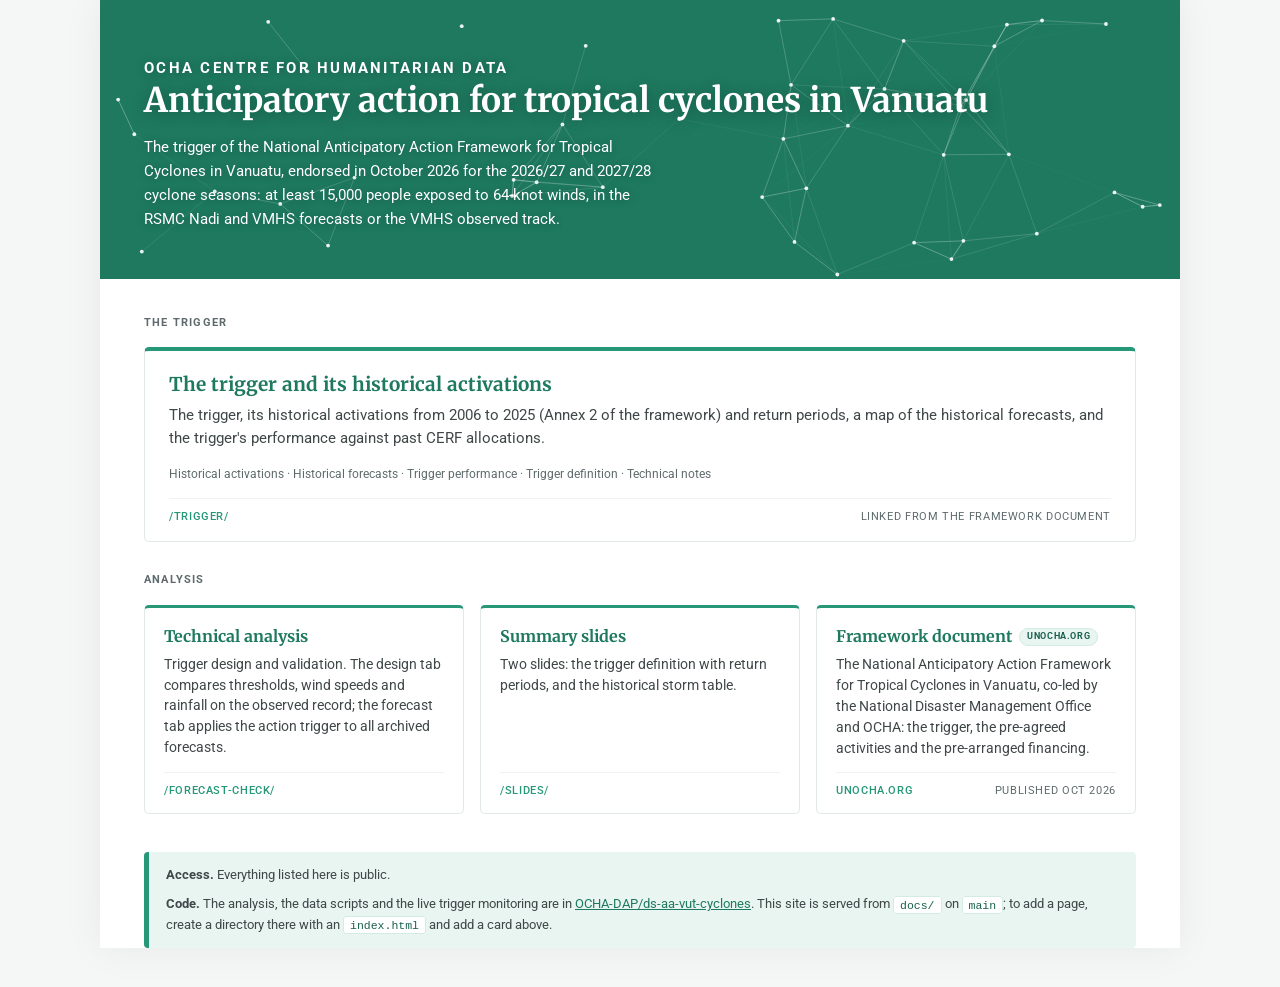
<file: docs/index.html>
<!DOCTYPE html>
<html lang="en">
<head>
<meta charset="utf-8">
<meta name="viewport" content="width=device-width, initial-scale=1">
<title>Anticipatory action for tropical cyclones in Vanuatu</title>
<meta name="description" content="The trigger of the Vanuatu anticipatory action framework for tropical cyclones, its historical activations and the analysis behind it.">
<link rel="icon" href="favicon.ico">
<link rel="preconnect" href="https://fonts.googleapis.com">
<link rel="preconnect" href="https://fonts.gstatic.com" crossorigin>
<link href="https://fonts.googleapis.com/css2?family=Merriweather:wght@700&family=Roboto:wght@400;500;700&display=swap" rel="stylesheet">
<link rel="stylesheet" href="assets/site.css">
<script>
// Until November 2026 the root redirected to forecast-check/, keeping the hash,
// so saved links to its two tabs point here. Forward only those; a plain
// visit to "/" shows this page.
(function () {
  if (location.hash === "#design" || location.hash === "#forecast") {
    location.replace("forecast-check/" + location.hash);
  }
})();
</script>
</head>
<body>
<div class="wrap">

  <header class="hero">
    <canvas id="bg" aria-hidden="true"></canvas>
    <div class="inner">
      <p class="eyebrow">OCHA Centre for Humanitarian Data</p>
      <h1>Anticipatory action for tropical cyclones in Vanuatu</h1>
      <p>The trigger of the National Anticipatory Action Framework for Tropical Cyclones in
         Vanuatu, endorsed in October 2026 for the 2026/27 and 2027/28 cyclone seasons: at
         least 15,000 people exposed to 64-knot winds, in the RSMC Nadi and VMHS forecasts or
         the VMHS observed track.</p>
    </div>
  </header>

  <main>
    <p class="label">The trigger</p>
    <div class="grid grid-one">

      <a class="k k-feature" href="trigger/">
        <h2>The trigger and its historical activations</h2>
        <p>The trigger, its historical activations from 2006 to 2025 (Annex 2 of the
           framework) and return periods, a map of the historical forecasts, and the trigger's
           performance against past CERF allocations.</p>
        <span class="views">Historical activations · Historical forecasts ·
           Trigger performance · Trigger definition · Technical notes</span>
        <span class="foot"><em>/trigger/</em><span>Linked from the framework document</span></span>
      </a>

    </div>

    <p class="label label-2">Analysis</p>
    <div class="grid">

      <a class="k" href="forecast-check/">
        <h2>Technical analysis</h2>
        <p>Trigger design and validation. The design tab compares thresholds, wind speeds
           and rainfall on the observed record; the forecast tab applies the action trigger to
           all archived forecasts.</p>
        <span class="foot"><em>/forecast-check/</em></span>
      </a>

      <a class="k" href="slides/">
        <h2>Summary slides</h2>
        <p>Two slides: the trigger definition with return periods, and the historical
           storm table.</p>
        <span class="foot"><em>/slides/</em></span>
      </a>

      <a class="k" href="https://www.unocha.org/publications/report/vanuatu/vanuatu-anticipatory-action-framework-tropical-cyclones">
        <h2>Framework document<span class="chip chip-ext">unocha.org</span></h2>
        <p>The National Anticipatory Action Framework for Tropical Cyclones in Vanuatu,
           co-led by the National Disaster Management Office and OCHA: the trigger,
           the pre-agreed activities and the pre-arranged financing.</p>
        <span class="foot"><em>unocha.org</em><span>Published Oct 2026</span></span>
      </a>

    </div>
  </main>

  <div class="note">
    <p><strong>Access.</strong> Everything listed here is public.</p>
    <p><strong>Code.</strong> The analysis, the data scripts and the live trigger monitoring
       are in <a href="https://github.com/OCHA-DAP/ds-aa-vut-cyclones">OCHA-DAP/ds-aa-vut-cyclones</a>.
       This site is served from <code>docs/</code> on <code>main</code>; to add a page, create
       a directory there with an <code>index.html</code> and add a card above.</p>
  </div>

</div>

<script src="assets/hero.js" defer></script>
</body>
</html>
</file>
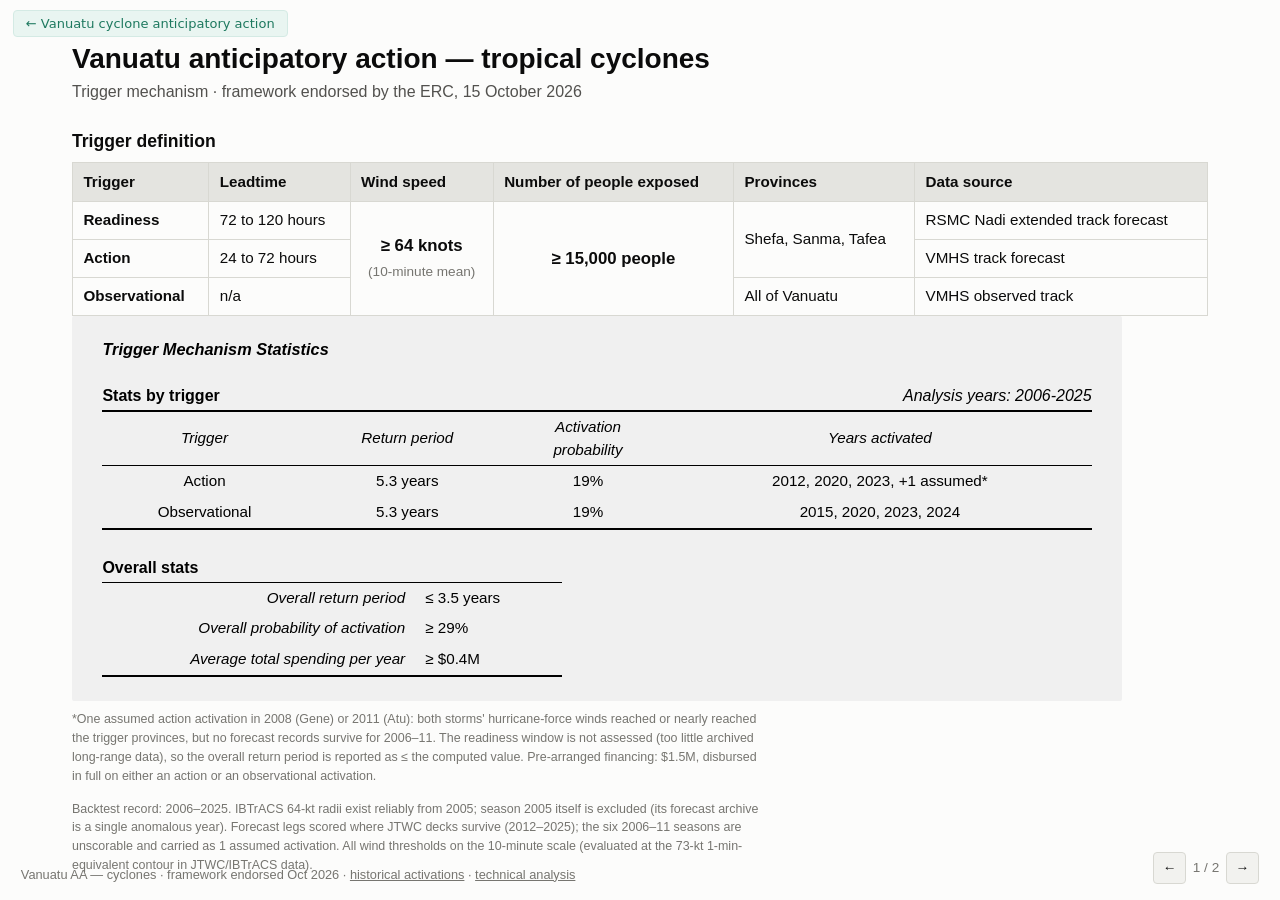
<file: docs/slides/index.html>
<!DOCTYPE html>
<html lang="en">
<head>
<meta charset="utf-8" />
<meta name="viewport" content="width=device-width, initial-scale=1" />
<title>Vanuatu cyclone trigger summary slides</title>
<link rel="icon" href="../favicon.ico" />
<link rel="stylesheet" href="../assets/historical.css" />
<style>
:root {
  color-scheme: light;
  --surface-1: #fcfcfb; --surface-2: #f2f2ef; --border: #d8d8d2;
  --text-primary: #0b0b0b; --text-secondary: #52514e; --text-muted: #767570;
  --critical: #c02526; --critical-pale: #f2c9c9;
  --grey-head: #e4e4e0; --impact: #8e44ad; --cerf-blue: #2a78d6;
}
@media (prefers-color-scheme: dark) {
  :root:where(:not([data-theme="light"])) {
    color-scheme: dark;
    --surface-1: #1a1a19; --surface-2: #262625; --border: #3d3d3a;
    --text-primary: #ffffff; --text-secondary: #c3c2b7; --text-muted: #9a998f;
    --critical: #e66767; --critical-pale: #5c2f2f;
    --grey-head: #33332f; --impact: #a86fc7; --cerf-blue: #3987e5;
  }
}
* { box-sizing: border-box; }
html, body { margin: 0; height: 100%; background: var(--surface-2);
  font: 16px/1.5 -apple-system, BlinkMacSystemFont, "Segoe UI", Roboto, Helvetica, Arial, sans-serif;
  color: var(--text-primary); }
.deck { height: 100%; overflow: hidden; position: relative; }
.slide {
  position: absolute; inset: 0; display: none; overflow: auto;
  padding: 2.6rem 4.5rem 4rem; background: var(--surface-1);
}
.slide.active { display: block; }
.slide h1 { font-size: 1.75rem; margin: 0 0 .3rem; line-height: 1.2; }
.slide .sub { color: var(--text-secondary); margin: 0 0 1.3rem; font-size: 1rem; }
.slide h2 { font-size: 1.1rem; margin: 1.5rem 0 .5rem; }
.opt {
  display: inline-block; padding: .05em .55em; border-radius: 4px;
  background: var(--grey-head); font-size: .95rem; vertical-align: middle;
}

table { border-collapse: collapse; width: 100%; font-size: .95rem; }
th, td { border: 1px solid var(--border); padding: .45rem .65rem; text-align: left;
  vertical-align: middle; }
thead th { background: var(--grey-head); font-weight: 650; }
.center { text-align: center; }
.num { text-align: right; font-variant-numeric: tabular-nums; }

.trig-def td.big { font-size: 1.05rem; font-weight: 650; text-align: center; }

.muted { color: var(--text-muted); font-weight: 400; font-size: .85rem; }

.footnote { color: var(--text-muted); font-size: .78rem; margin-top: .9rem; max-width: 100ch; }

.nav {
  position: fixed; bottom: 1rem; right: 1.3rem; z-index: 10;
  display: flex; gap: .4rem; align-items: center;
  color: var(--text-muted); font-size: .85rem;
}
.nav button {
  font: inherit; cursor: pointer; border: 1px solid var(--border);
  background: var(--surface-2); color: var(--text-primary);
  border-radius: 4px; width: 2.1rem; height: 2rem;
}
.brand {
  position: fixed; bottom: 1rem; left: 1.3rem; z-index: 10;
  color: var(--text-muted); font-size: .8rem;
}
/* back to the site landing page (team Pages convention); fixed, as the deck fills the window */
.home-link { position: fixed; top: .6rem; left: .8rem; z-index: 10;
  padding: 6px 12px; font: 500 13px/1 'Roboto', system-ui, sans-serif; color: #1e795f;
  background: #e9f5f1; border: 1px solid #d4eae4; border-radius: 4px;
  text-decoration: none; }
.home-link:hover { background: #d4eae4; }
@media print {
  .slide { position: static; display: block; page-break-after: always; }
  .nav, .brand, .home-link { display: none; }
}
</style>
</head>
<body>
<a class="home-link" href="../">&larr; Vanuatu cyclone anticipatory action</a>
<div class="deck" id="deck"></div>

<div class="brand">Vanuatu AA — cyclones &middot; framework endorsed Oct 2026 &middot;
  <a href="../trigger/" style="color:inherit">historical activations</a> &middot;
  <a href="../forecast-check/" style="color:inherit">technical analysis</a></div>
<div class="nav">
  <button id="prev" aria-label="Previous slide">&larr;</button>
  <span id="pos">1 / 2</span>
  <button id="next" aria-label="Next slide">&rarr;</button>
</div>

<script src="../assets/historical.js"></script>
<script>
const { T, fmt } = VutRecord;

/* ---------- slide builders ---------- */

function trigDefTable(T) {
  return `
  <table class="trig-def">
    <thead>
      <tr><th>Trigger</th><th>Leadtime</th><th>Wind speed</th>
          <th>Number of people exposed</th><th>Provinces</th><th>Data source</th></tr>
    </thead>
    <tbody>
      <tr>
        <td><strong>Readiness</strong></td>
        <td>72 to 120 hours</td>
        <td class="big" rowspan="3">&ge; 64 knots<br>
          <span class="muted">(10-minute mean)</span></td>
        <td class="big" rowspan="3">&ge; ${fmt(T)} people</td>
        <td rowspan="2">Shefa, Sanma, Tafea</td>
        <td>RSMC Nadi extended track forecast</td>
      </tr>
      <tr>
        <td><strong>Action</strong></td>
        <td>24 to 72 hours</td>
        <td>VMHS track forecast</td>
      </tr>
      <tr>
        <td><strong>Observational</strong></td>
        <td>n/a</td>
        <td>All of Vanuatu</td>
        <td>VMHS observed track</td>
      </tr>
    </tbody>
  </table>`;
}

function defSlide(rp) {
  return `
  <h1>Vanuatu anticipatory action — tropical cyclones</h1>
  <p class="sub">Trigger mechanism &middot; framework endorsed by the ERC, 15 October 2026</p>
  <h2>Trigger definition</h2>
  ${trigDefTable(T)}
  ${VutRecord.tmsPanel(rp)}
  <p class="footnote">
    Backtest record: ${rp.first_season}&ndash;${rp.last_season}. IBTrACS 64-kt radii exist
    reliably from 2005; season 2005 itself is excluded (its forecast archive is a single
    anomalous year). Forecast legs scored where JTWC decks survive (2012&ndash;2025); the six
    2006&ndash;11 seasons are unscorable and carried as ${rp.combined.extra_default ?? 1}
    assumed activation. All wind thresholds on the 10-minute scale (evaluated at the 73-kt
    1-min-equivalent contour in JTWC/IBTrACS data).
  </p>`;
}

function stormSlide(rp, hist) {
  return `
  <h1>Historical storms near Vanuatu, ${hist.first_season}&ndash;${hist.last_season}</h1>
  <p class="sub">Exposure to &ge;64&nbsp;kt (10-min) winds &middot;
    <span style="color:var(--critical);font-weight:650">red</span> = trigger threshold met
    (&ge;${fmt(T)} people) &middot;
    <span style="background:var(--critical-pale);padding:0 .35em;border-radius:2px">pale red</span>
    = no forecast record survives, one assumed activation</p>
  ${VutRecord.annexTable(rp, hist)}
  <p class="footnote">
    Forecast exposure: JTWC official forecasts (RSMC Nadi and VMHS forecasts are not archived
    with wind radii), 24&ndash;72&nbsp;h track segment, WorldPop population inside the
    forecast 64&nbsp;kt swath in Shefa/Sanma/Tafea, at the 73&nbsp;kt 1-min-equivalent speed.
    Observed exposure: IBTrACS best-track radii, same speed, whole country. *Gene 2008 and
    Atu 2011: observed swaths reached or nearly reached the AOI, but there are no forecast
    records for 2006&ndash;11, so they count as one assumed activation. Both caused damage
    that EM-DAT does not record for Vanuatu (Gene: severe damage on Futuna, in the AOI; Atu:
    damage on outer islands, transport halted). Donna 2017 mainly affected the Torres Islands
    (population about 1,000), too few people to reach a people-exposed threshold. Storms
    shown: all with any 64-kt exposure, people affected or a CERF allocation, plus the next
    closest storms (largest observed exposure to 34-kt winds).
  </p>`;
}

/* ---------- assemble deck ---------- */
Promise.all([
  fetch("../forecast-check/data/rp.json").then((r) => r.json()),
  fetch("../forecast-check/data/hist.json").then((r) => r.json()),
]).then(([rp, hist]) => {
  const deck = document.getElementById("deck");
  const slidesHtml = [defSlide(rp), stormSlide(rp, hist)];
  deck.innerHTML = slidesHtml.map((h, i) =>
    `<section class="slide${i === 0 ? " active" : ""}">${h}</section>`).join("");

  const slides = [...deck.querySelectorAll(".slide")];
  let cur = 0;
  const show = (i) => {
    cur = Math.max(0, Math.min(slides.length - 1, i));
    slides.forEach((s, j) => s.classList.toggle("active", j === cur));
    document.getElementById("pos").textContent = `${cur + 1} / ${slides.length}`;
    history.replaceState(null, "", "#" + (cur + 1));
  };
  document.getElementById("prev").addEventListener("click", () => show(cur - 1));
  document.getElementById("next").addEventListener("click", () => show(cur + 1));
  document.addEventListener("keydown", (e) => {
    if (["ArrowRight", "PageDown", " "].includes(e.key)) show(cur + 1);
    if (["ArrowLeft", "PageUp"].includes(e.key)) show(cur - 1);
  });
  const h = parseInt((location.hash || "").slice(1), 10);
  if (h >= 1 && h <= slides.length) show(h - 1);
});
</script>
</body>
</html>
</file>
<file: docs/assets/site.css>
/* HDX v2 design tokens and landing-page styles, copied from OCHA-DAP/ds-seas5-skill's
 * pages/assets/site.css (lineage: ds-geospatial-impact-estimates, ds-storm-impact-harmonisation)
 * so the team's Pages sites read as one system.
 *
 * Light mode only, matching the reference: there is deliberately no prefers-color-scheme rule.
 * The only media queries are the 640px breakpoint and prefers-reduced-motion. */
:root {
  --b5:#269777; --b6:#1e795f; --b7:#18614c; --b05:#e9f5f1; --b1:#d4eae4;
  --n9:#1f2324; --n8:#3f4748; --n7:#5e6a6b; --n05:#f5f7f7;
}
* { box-sizing:border-box; }
body {
  margin:0; background:var(--n05); color:var(--n9);
  font-family:'Roboto',system-ui,-apple-system,'Segoe UI','Helvetica Neue',Arial,sans-serif;
  line-height:1.5;
}
.wrap { max-width:1080px; margin:0 auto; background:#fff; min-height:100vh;
        box-shadow:0 0 40px rgba(31,35,36,.06); }

/* ── hero ─────────────────────────────────────────────────────────────── */
.hero { position:relative; overflow:hidden; background:var(--b6); padding:56px 44px 48px; }
.hero canvas { position:absolute; inset:0; width:100%; height:100%; z-index:0; }
.hero .inner { position:relative; z-index:1; }
.eyebrow { font-size:11px; letter-spacing:.15em; text-transform:uppercase; font-weight:700;
           color:rgba(255,255,255,.88); margin:0 0 12px;
           text-shadow:0 1px 8px rgba(0,0,0,.25); }
.hero h1 { font-family:'Merriweather',Georgia,'Times New Roman',serif; font-weight:700;
           font-size:34px; line-height:1.2; color:#fff; margin:0 0 14px;
           text-shadow:0 2px 16px rgba(0,0,0,.28); }
.hero p { margin:0; font-size:15px; line-height:1.6; color:#fff; max-width:64ch;
          text-shadow:0 1px 10px rgba(0,0,0,.25); }

/* ── cards ────────────────────────────────────────────────────────────── */
main { padding:36px 44px 8px; }
.label { font-size:11px; font-weight:700; letter-spacing:.11em; text-transform:uppercase;
         color:var(--n7); margin:0 0 16px; }
.grid { display:grid; grid-template-columns:repeat(auto-fill,minmax(300px,1fr)); gap:16px; }

.k { display:flex; flex-direction:column; text-decoration:none; color:inherit;
     background:#fff; border:1px solid #e2e7e7; border-top:3px solid var(--b5);
     border-radius:5px; padding:18px 19px 14px;
     transition:box-shadow .18s ease, transform .18s ease; }
.k:hover, .k:focus-visible { box-shadow:0 4px 20px rgba(31,35,36,.10);
                             transform:translateY(-2px); outline:none; }
.k:focus-visible { border-color:var(--b5); box-shadow:0 0 0 3px var(--b1); }
.k h2 { font-family:'Merriweather',Georgia,serif; margin:0 0 8px; font-size:16px;
        font-weight:700; color:var(--b6); line-height:1.25; }
.k p { margin:0 0 14px; font-size:13.5px; color:var(--n8); line-height:1.55; flex:1; }
.k .foot { display:flex; justify-content:space-between; align-items:center; gap:10px;
           font-size:10.5px; color:var(--n7); text-transform:uppercase;
           letter-spacing:.06em; border-top:1px solid #f0f3f3; padding-top:10px; }
.k .foot em { font-style:normal; color:var(--b5); font-weight:500; }

.chip { display:inline-block; font-size:9px; padding:2.5px 7px; border-radius:10px;
        margin-left:7px; text-transform:uppercase; letter-spacing:.07em; font-weight:700;
        vertical-align:2.5px; font-family:'Roboto',sans-serif; }
.chip-ext { background:var(--b05); color:var(--b7); border:1px solid var(--b1); }
.chip-dev { background:#fdf3e7; color:#b26514; border:1px solid #f6dcc0; }

/* ── notes / footer ───────────────────────────────────────────────────── */
.note { margin:30px 44px 40px; padding:13px 17px; border-radius:4px;
        background:var(--b05); border-left:5px solid var(--b5);
        font-size:12.5px; color:var(--n8); line-height:1.6; }
.note code { background:#fff; border:1px solid var(--b1); padding:1.5px 6px;
             border-radius:3px; font-size:11.5px; color:var(--b7); }
.note a { color:var(--b6); }
.note p { margin:0 0 9px; }
.note p:last-child { margin-bottom:0; }

@media (max-width:640px) {
  .hero { padding:40px 22px 34px; }
  .hero h1 { font-size:26px; }
  main { padding:26px 22px 4px; }
  .note { margin:24px 22px 32px; }
}
/* Respect users who ask for less motion — the canvas paints one static frame. */
@media (prefers-reduced-motion:reduce) { .hero canvas { animation:none; } }

/* ── feature card: the framework-linked trigger page gets a row to itself ── */
.grid-one { grid-template-columns:1fr; }
.label-2 { margin-top:30px; }
.k-feature { border-top-width:4px; padding:22px 24px 16px; }
.k-feature h2 { font-size:19px; }
.k-feature p { font-size:14.5px; }
.k-feature .views { font-size:12px; color:var(--n7); line-height:1.7; margin-bottom:14px; }
</file>
<file: docs/assets/historical.css>
/* Styles for the figures drawn by historical.js. Self-contained, so the
   statistics panel and the Annex 2 table look the same on every page. */

/* the standard "Trigger Mechanism Statistics" panel: a fixed light figure */
.tms { background: #f0f0f0; color: #000; padding: 1.3rem 1.9rem 1.5rem;
  max-width: 1050px; font-family: Arial, Helvetica, sans-serif; border-radius: 2px; }
.tms .tms-title { font-weight: 700; font-style: italic; font-size: 1.02rem; margin: 0 0 1.4rem; }
.tms .secbar { display: flex; justify-content: space-between; align-items: baseline;
  border-bottom: 2px solid #000; padding-bottom: 2px; }
.tms .secbar .sec { font-weight: 700; }
.tms .secbar .yrs { font-style: italic; }
.tms table { border-collapse: collapse; width: 100%; background: none; font-size: .95rem; margin: 0; }
.tms table th, .tms table td { border: none; background: none; padding: 4px 10px;
  text-align: center; color: #000; }
.tms thead th { font-style: italic; font-weight: 400; border-bottom: 1.5px solid #000;
  white-space: normal; }
.tms tbody tr:last-child td { border-bottom: 2px solid #000; }
.tms .overall { margin-top: 1.6rem; max-width: 460px; }
.tms .overall .sec { font-weight: 700; border-bottom: 1.5px solid #000;
  display: block; padding-bottom: 2px; }
.tms .overall table td.lbl { font-style: italic; text-align: right; width: 68%; }
.tms .overall table td.val { text-align: left; }
.tms .overall tbody tr:last-child td { border-bottom: 2px solid #000; }
/* inside a .scroll-x wrapper, scroll the whole panel on narrow screens */
.scroll-x .tms { min-width: 36rem; }
.tms-foot { font-size: .78rem; color: var(--rec-muted); margin-top: .6rem; max-width: 100ch; }

/* the Annex 2 storm table */
:root {
  --rec-border: #d8d8d2; --rec-head: #e4e4e0; --rec-muted: #767570;
  --rec-met: #c02526; --rec-assumed: #f2c9c9; --rec-cerf: #2a78d6; --rec-impact: #8e44ad;
}
@media (prefers-color-scheme: dark) {
  :root:where(:not([data-theme="light"])) {
    --rec-border: #3d3d3a; --rec-head: #33332f; --rec-muted: #9a998f;
    --rec-met: #e66767; --rec-assumed: #5c2f2f; --rec-cerf: #3987e5; --rec-impact: #a86fc7;
  }
}
:root[data-theme="dark"] {
  --rec-border: #3d3d3a; --rec-head: #33332f; --rec-muted: #9a998f;
  --rec-met: #e66767; --rec-assumed: #5c2f2f; --rec-cerf: #3987e5; --rec-impact: #a86fc7;
}
table.annex { border-collapse: collapse; width: 100%; font-size: .88rem; margin: 0; }
table.annex th, table.annex td { border: 1px solid var(--rec-border); padding: .3rem .55rem;
  text-align: left; vertical-align: middle; }
table.annex thead th { background: var(--rec-head); font-weight: 650; }
table.annex .num { text-align: right; font-variant-numeric: tabular-nums; }
table.annex .center { text-align: center; }
table.annex .muted { color: var(--rec-muted); font-weight: 400; font-size: .85em; }
table.annex td.met { background: var(--rec-met); color: #fff; font-weight: 650; }
table.annex td.assumed { background: var(--rec-assumed); }
table.annex td.cerf { background: var(--rec-cerf); color: #fff; font-weight: 650; }
table.annex .impact-bar {
  display: inline-block; min-width: 9.5em; text-align: right; padding-right: .3em;
  border-radius: 2px;
  background: linear-gradient(to right,
    color-mix(in srgb, var(--rec-impact) 32%, transparent) var(--w), transparent var(--w));
}
</file>
